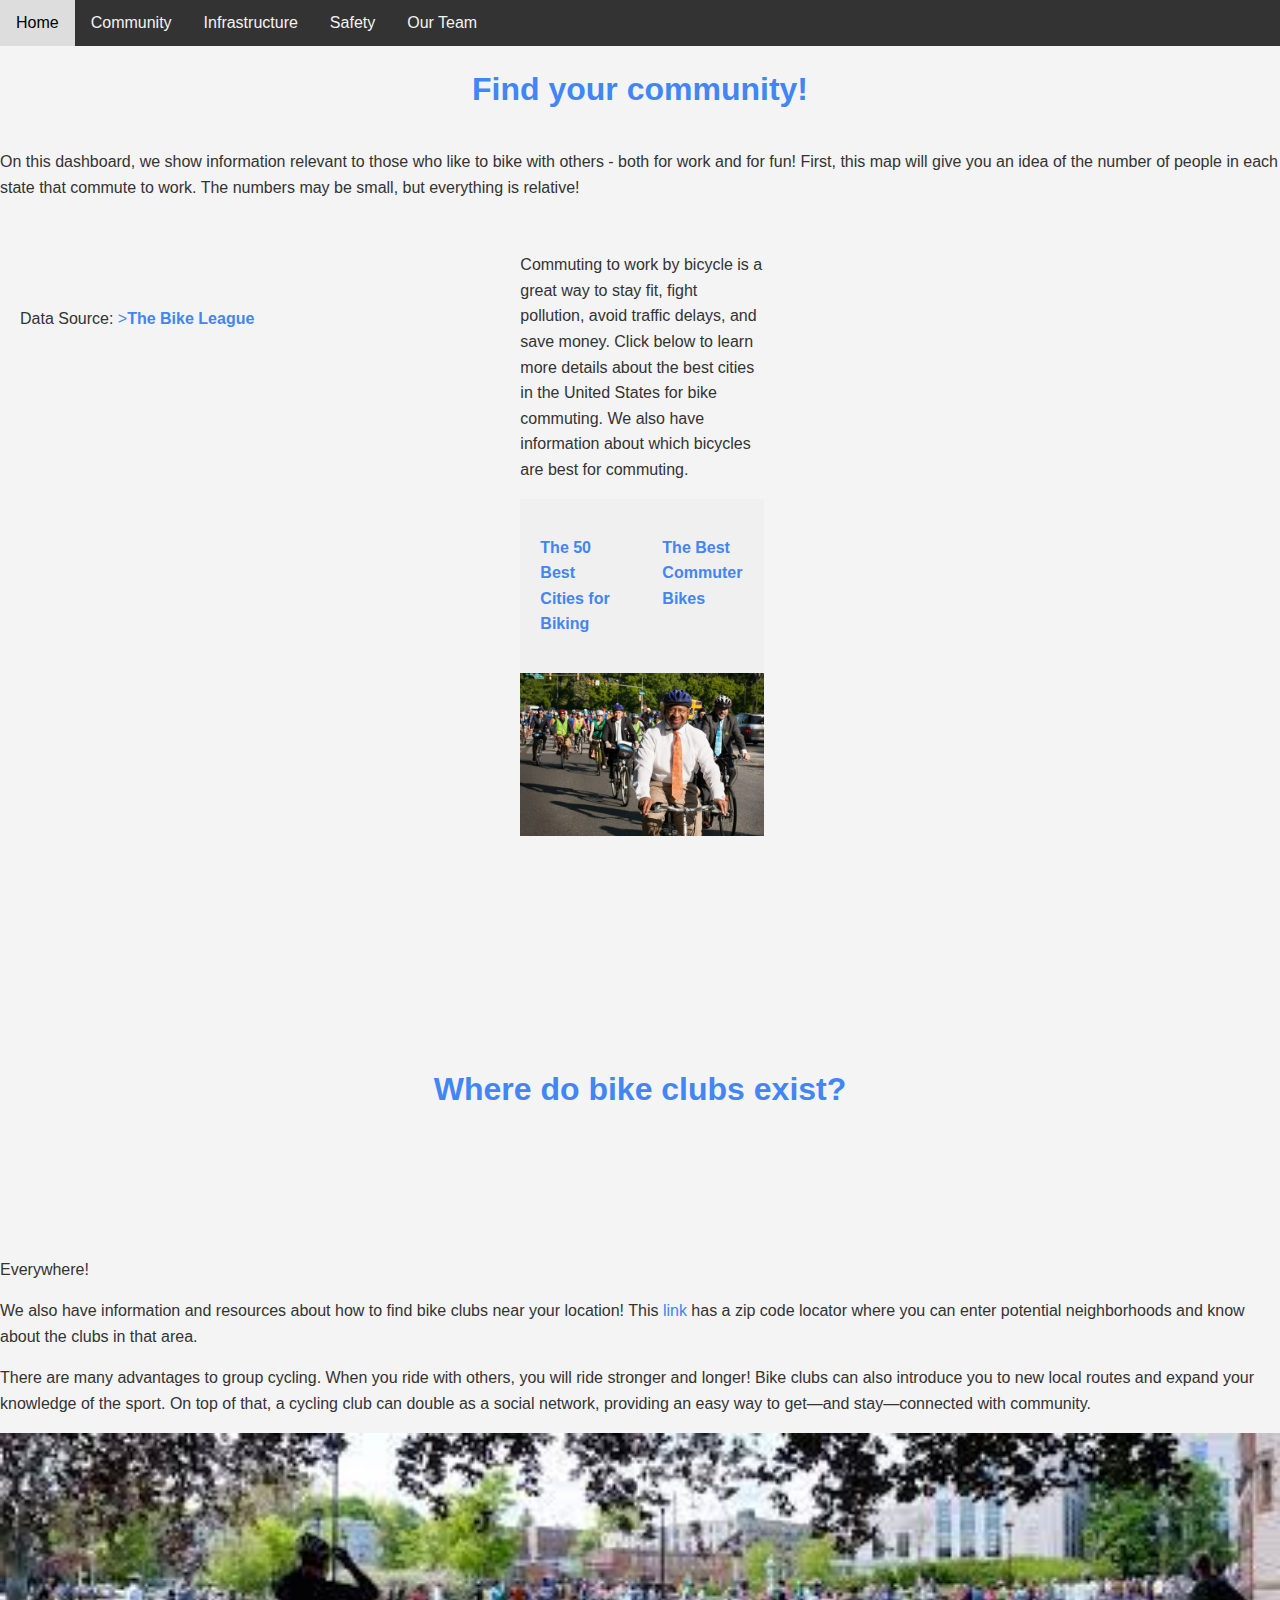
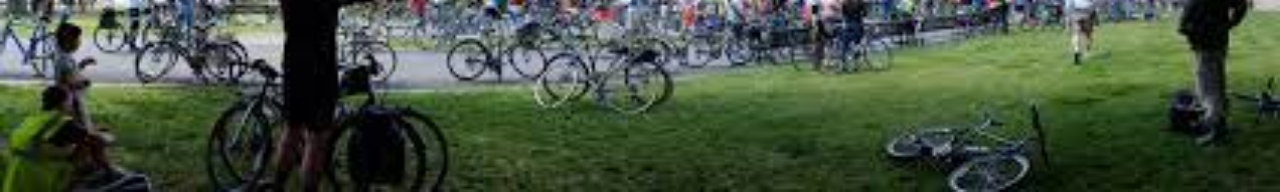
<file: community/index.html>
<!DOCTYPE html>

<html lang="en">

    <head>
        <title>Community</title>
        <meta charset="UTF-8" />
        <meta name="viewport" content="width=device-width, initial-scale=1.0" />
        <link rel="stylesheet" type="text/css" href="../style.css" />
    </head>

<body>

    <div class="navbar">
        <a href="../index.html">Home</a>
        <a href="../community/index.html">Community</a>
        <a href="../infrastructure/index.html">Infrastructure</a>
        <a href="../safety/index.html">Safety</a>
        <a href="../our-team/index.html">Our Team</a>
    </div>
    <h1 class="center">Find your community!</h1>

 <p> On this dashboard, we show information relevant to those who like to bike with others - both for work and for fun!  First, this map will give you an idea of the number of people in each state that commute to work.  The numbers may be small, but everything is relative! </p>




<div class="main-container">
    <div class="row-flex-container">
        <div class="flex-item-left">
                    <div id="map"></div>
                    <div id="tooltip" class="hidden"></div>
                    <div id="color-legend"></div>
            <br>
            <br>
            <br>
            <p>Data Source: <a href="https://data.bikeleague.org/show-your-data/state-data/states-rates-of-active-commuting/#percentage-of-commuters-who-bike-or-walk-to-work">><b>The Bike League</b></a></p>
        </div>


        <div class="flex-item-right">
            <div class ="trailinfo">
                <p>Commuting to work by bicycle is a great way to stay fit, fight pollution, avoid traffic delays, and save money.  Click below to learn more details about the best cities in the United States for bike commuting.  We also have information about which bicycles are best for commuting.</p>

                <div class="main-info">  
                    <div class="left-info">
                        <p> <a href="https://www.exploreworldwide.com/blog/the-50-best-cities-for-biking-in-the-us"><b>The 50 Best Cities for Biking</b></a></p>
                    </div>
                    <div class="right-info">
                        <p> <a href="https://www.bicycling.com/bikes-gear/a22540377/commuter-bike/"><b>The Best Commuter Bikes</b></a></p>
                    </div>
                </div>
                <img class= "commuter-image" src="../images/bikecommuting_fun.jpeg" alt="This is a picture of bikers commuting to work and having fun." width="450" height="300">
            </div> 
        </div>
    </div>
</div>


<br>
<br>
<br>
<br>
<br>
<br>
<br>
<br>
<br>
<br>


 <h1 class="center">Where do bike clubs exist?</h1>

<br>
<br>
<br>
<br>
<br>
<br>

<p> Everywhere!</p>

<p> We also have information and resources about how to find bike clubs near your location! This <a href="https://clubs.usacycling.org/clubs_search">link</a> has a zip code locator where you can enter potential neighborhoods and know about the clubs in that area.</p>



<p> There are many advantages to group cycling. When you ride with others, you will ride stronger and longer!  Bike clubs can also introduce you to new local routes and expand your knowledge of the sport.  On top of that, a cycling club can double as a social network, providing an easy way to get—and stay—connected with community. </p>



  <img class= "community-image" src="../images/Bike_community_Park.jpeg" alt="This is a picture of a biking community hanging out in a park." width="450" height="300">

    <script src="https://d3js.org/d3.v7.min.js"></script>
    <script src="https://d3js.org/topojson.v3.min.js"></script>
    <script src="main.js"></script>
</body>

</html>
</file>
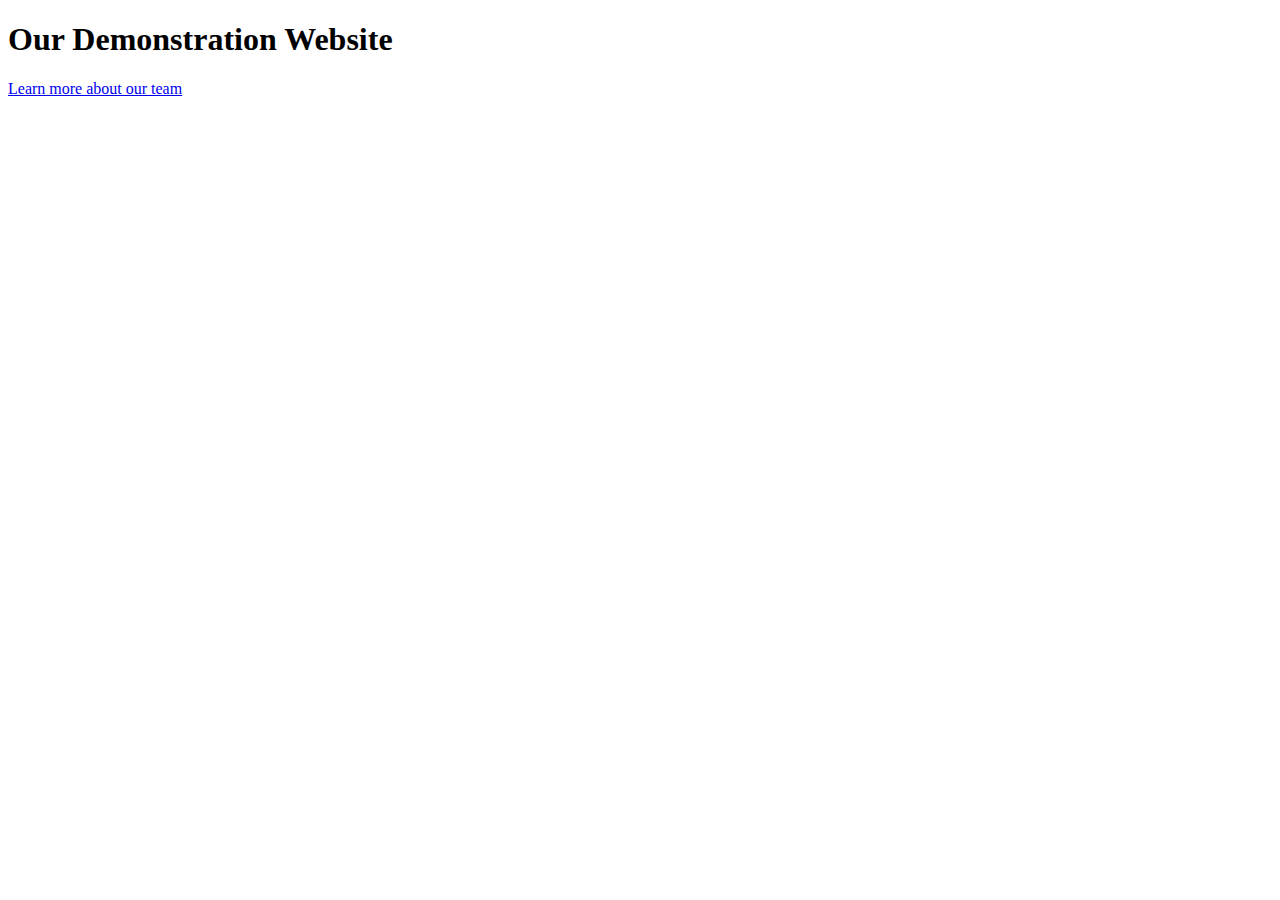
<file: home-page/index.html>
<!DOCTYPE html>

<html lang="en">
    <head>
        <title>Demo Website</title>
        <meta charset="UTF-8">
        <meta name="viewport" content="width=device-width, initial-scale=1.0">
        <style>
            #map {
                width: 800px; 
                height: 600px;
            }
        </style>
    </head>

    <body>
        <h1>Our Demonstration Website</h1>
        
        <a href='our-team/index.html'>Learn more about our team</a>

    </body>

</html>
</file>
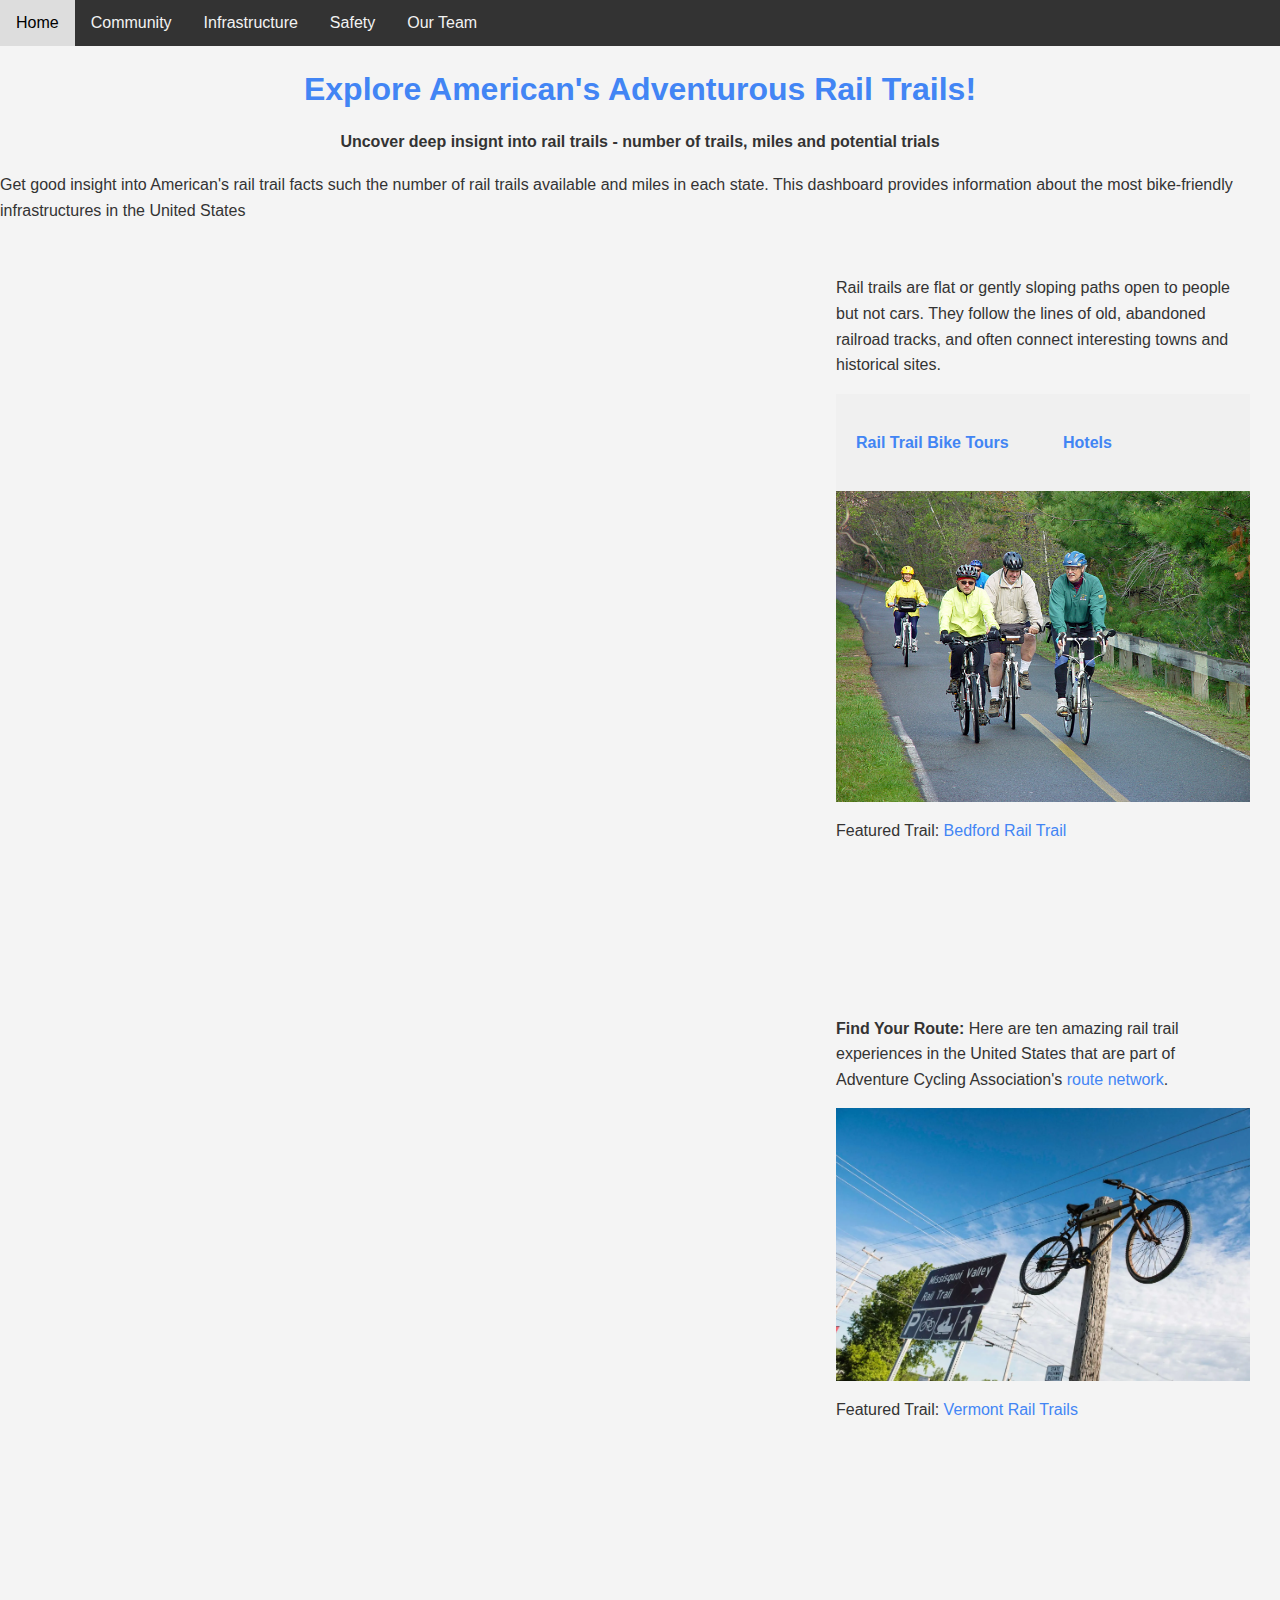
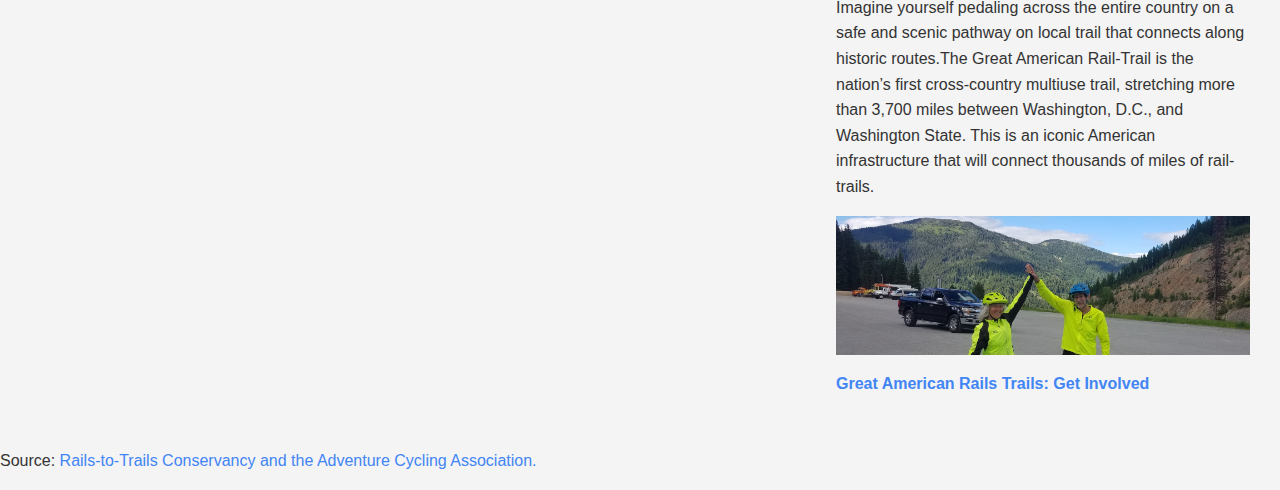
<file: infrastructure/index.html>
<!DOCTYPE html>
<html lang="en">

<head>
    <title>Infrastructure</title>
    <meta charset="UTF-8">
    <meta name="viewport" content="width=device-width, initial-scale=1.0">
    <link rel="stylesheet" type="text/css" href="../style.css">
</head>

<body>

    <div class="navbar">
        <a href="../index.html">Home</a>
        <a href="../community/index.html">Community</a>
        <a href="../infrastructure/index.html">Infrastructure</a>
        <a href="../safety/index.html">Safety</a>
        <a href="../our-team/index.html">Our Team</a>
    </div>
    
    <h1 class="center">Explore American's Adventurous Rail Trails!</h1>
    <h4 class="center" style="margin-top: 0px;">Uncover deep insignt into rail trails - number of trails, miles and potential trials</h4>
 
    <p>Get good insight into American's rail trail facts such the number of rail trails available and miles in each state. This dashboard provides information about the most bike-friendly infrastructures in the United States
    </p>
    
    <div class="row-flex-container" > 
        <div class="flex-item-left">
            <div id="map"></div>
                <div id="tooltip" class="hidden"></div>
            <div id="color-legend"></div>
        </div> 
        <div class="flex-item-right">
            <div class ="trailinfo">
                <p>Rail trails are flat or gently sloping paths open to people but not cars. They follow the lines of old, abandoned railroad tracks, and often connect interesting towns and historical sites.
                </p>
            <div class="main-info">  
                <div class="left-info">
                    <p> <a href="https://wilderness-voyageurs.com/bike-tours-on-the-great-american-rail-trail/"><b>Rail Trail Bike Tours</b></a>
                    </p>
                </div> 

                <div class="right-info">
                    <p> <a href="https://us.trip.com/hot/hotels-near-rail-trail/"><b>Hotels</b></a></p>
                </div> 
    </div>  
         <img class= "trail-image" src="../images/Bedford.jpg" alt="This is a picture of bikers on rail trail." width="450" height="300">
         <p>Featured Trail: <a href="https://bedforddepot.org/rail-trails/"> Bedford Rail Trail</a></p>
    
    </div>
 
        </div>

    </div> 
  <!--
      <div style=" margin-top: 80px;">
           <div>
                <p>Source: Rails-to-Trails Conservancy and the Adventure Cycling Association.</p>
           </div>
      </div> -->


    <div style="height: 100px;"></div>

    <div class="row-flex-container" > 
            <div class="flex-item-left">
                 <div id="map2"></div>
                 <div id="tooltip2" class="hidden"></div>

                <div id="color-legend2"></div> <!-- Add a div for the color legend for the second map -->
            </div> 
        <div class="flex-item-right">
            <div class ="trailinfo">
                <p> <b>Find Your Route:</b> Here are ten amazing rail trail experiences in the United States that are part of Adventure Cycling Association's <a href="https://www.adventurecycling.org/routes-and-maps/adventure-cycling-route-network/">route network</a>.</p>

                <img class= "trail-image" src="../images/vermont.jpg" alt="This is a picture of bikers on rail trail." width="450" height="300">
                <p>Featured Trail: <a href="https://railtrails.vermont.gov/trails/missisquoi-valley-rail-trail/image-gallery-missisquoi-valley-rail-trail/">Vermont Rail Trails</a></p>

            </div>

        </div>
    </div>

   <!--  <div>
           <div>
                <p>Source: Rails-to-Trails Conservancy and the Adventure Cycling Association.</p>
           </div>
    </div> -->
   <div style="height: 100px;"></div>

    <!-- Third Map -->
   <div class="row-flex-container" > 
            <div class="flex-item-left">
                        <div id="map3"></div>
                    <div id="tooltip3" class="hidden"></div>
                    <div id="color-legend3"></div>
                </div> 
                <div class="flex-item-right">
                <div class ="trailinfo">
                    <p>Imagine yourself pedaling across the entire country on a safe and scenic pathway on local trail that connects along historic routes.The Great American Rail-Trail is the nation’s first cross-country multiuse trail, stretching more than 3,700 miles between Washington, D.C., and Washington State. This is an iconic American infrastructure that will connect thousands of miles of rail-trails. </p>

                    <img class= "trail-image" src="../images/great_america.jpg" alt="This is a picture of bikers on rail trail." width="450" height="300">
                    <p> <a href="https://www.railstotrails.org/greatamericanrailtrail/?fbclid=IwAR3lmHZUV4priWRyDJTsukUtD7riiVnEwM0y79v6rEtLqeOiHn-JuMi8bCQ/"><b>Great American Rails Trails: Get Involved</b></a></p>
                </div>

            </div>
    </div>

    <div>
           <div>
                <p>Source: <a href="https://data.bikeleague.org/show-your-data/state-data/topic-x-infrastructure-for-people-biking-walking/">Rails-to-Trails Conservancy and the Adventure Cycling Association.</a></p>
           </div>
    </div>

    <script src="https://d3js.org/d3.v7.min.js"></script>
    <script src="https://d3js.org/topojson.v3.min.js"></script>
    <script src="main.js"></script>
    <script src="map2.js"></script>
    <script src="map3.js"></script>

</body>

</html>
</file>
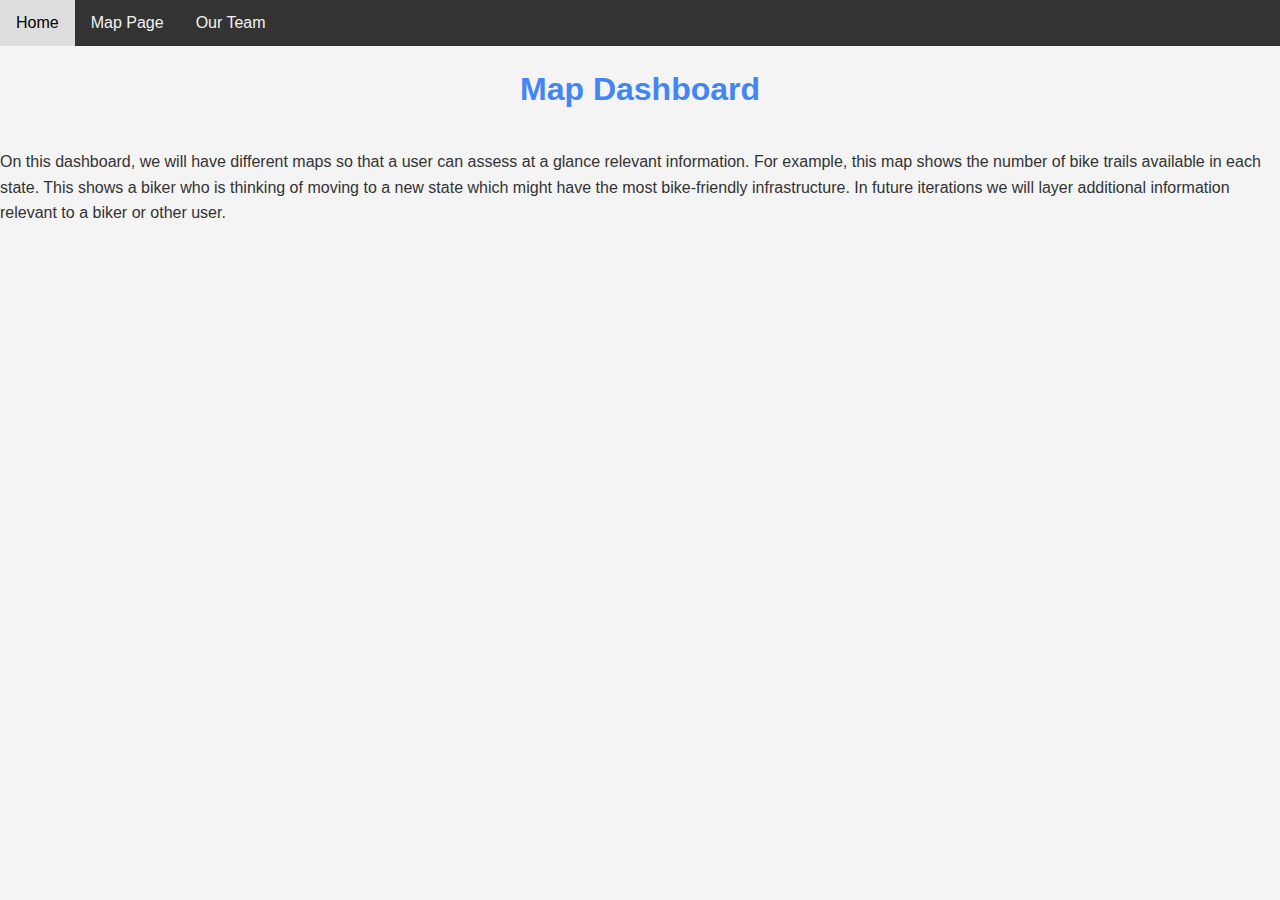
<file: map-page/index.html>
<!DOCTYPE html>
<html lang="en">

<head>
    <title>Demo Website</title>
    <meta charset="UTF-8">
    <meta name="viewport" content="width=device-width, initial-scale=1.0">
    <link rel="stylesheet" type="text/css" href="../style.css">
</head>

<body>

    <div class="navbar">
        <a href="../index.html">Home</a>
        <a href="index.html">Map Page</a>
        <a href="../our-team/index.html">Our Team</a>
    </div>
    <h1 class="center">Map Dashboard</h1>

    <p> On this dashboard, we will have different maps so that a user can assess at a glance relevant information.
        For example, this map shows the number of bike trails available in each state. This shows a biker who is
        thinking of moving to a new state which might have the most bike-friendly infrastructure. In future iterations
        we will layer additional information relevant to a biker or other user. </p>

    <div id="map"></div>
    <div id="tooltip" class="hidden"></div>
    <div id="color-legend"></div>

    <div style="height: 200px;"></div>

    <div id="map2"></div>
    <div id="tooltip2" class="hidden"></div>

    <div id="color-legend2"></div> <!-- Add a div for the color legend for the second map -->

    <script src="https://d3js.org/d3.v7.min.js"></script>
    <script src="https://d3js.org/topojson.v3.min.js"></script>
    <script src="main.js"></script>
    <script src="map2.js"></script>
</body>

</html>
</file>
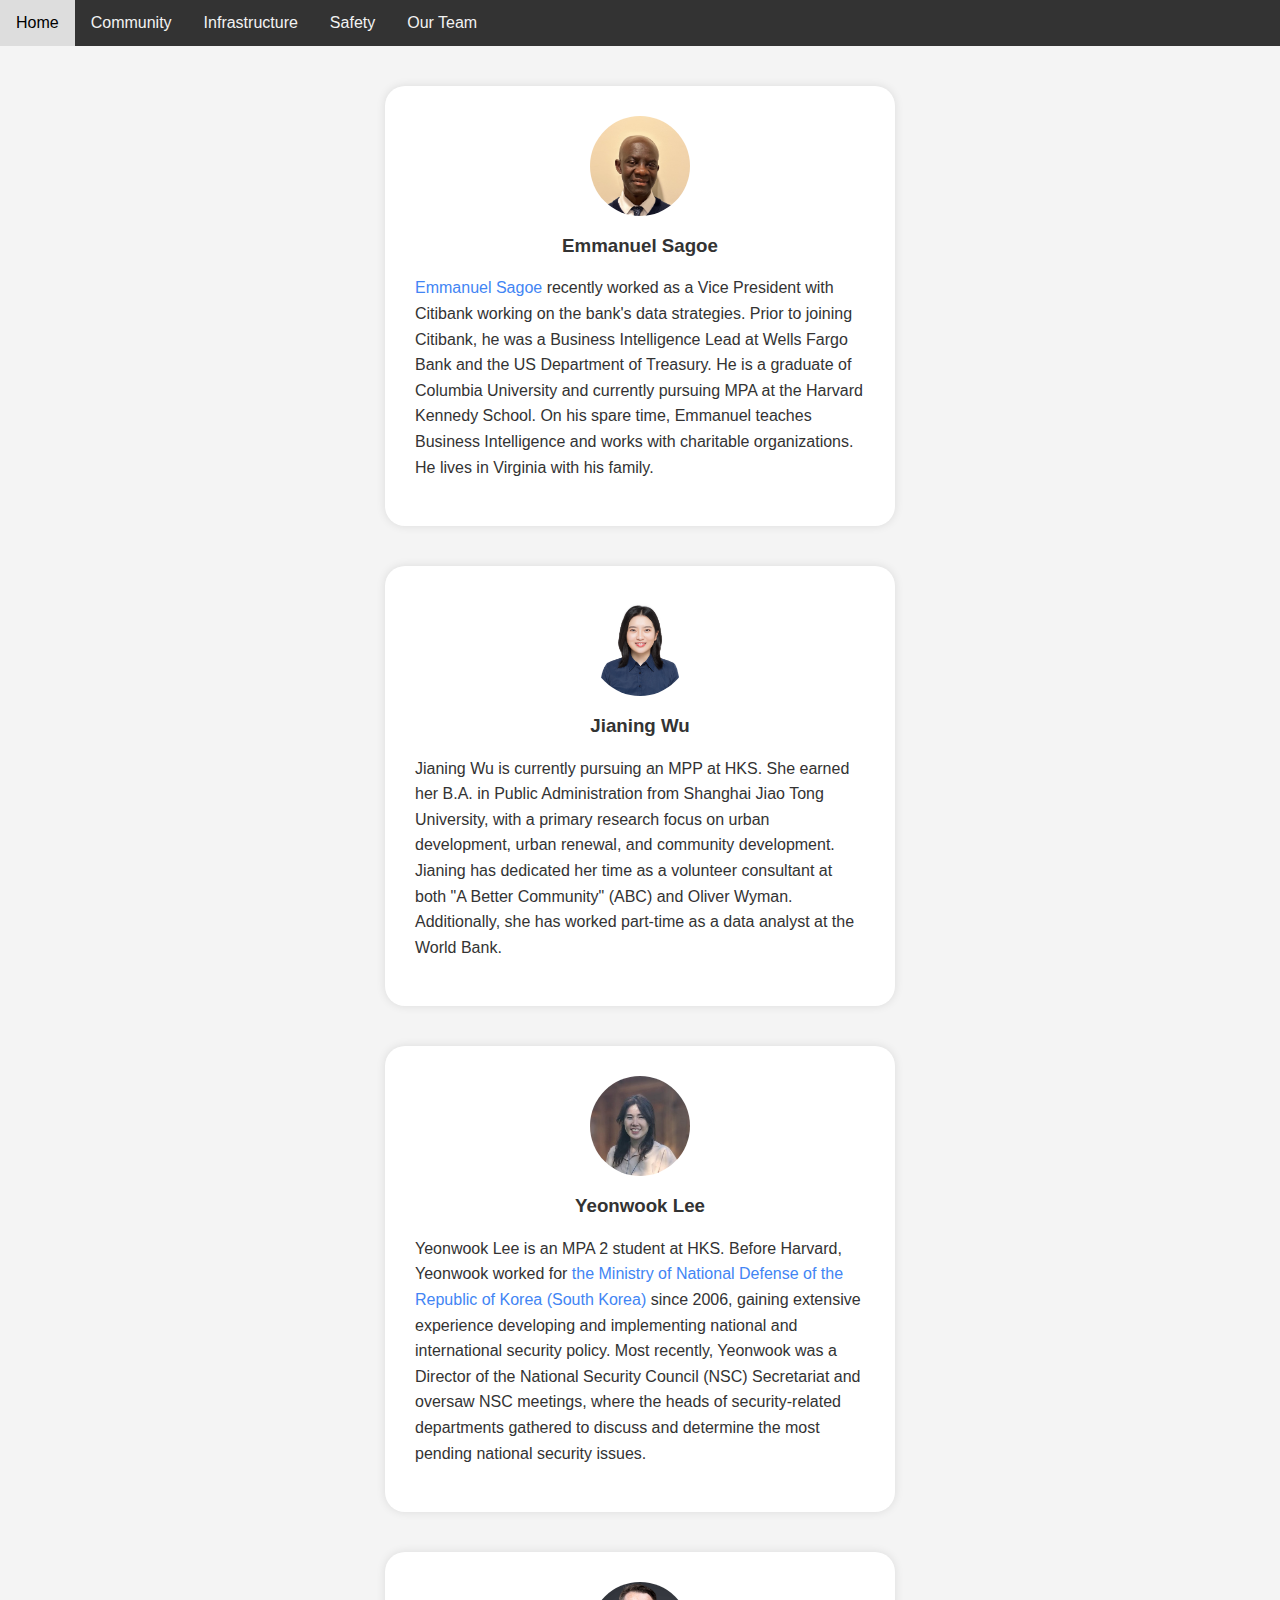
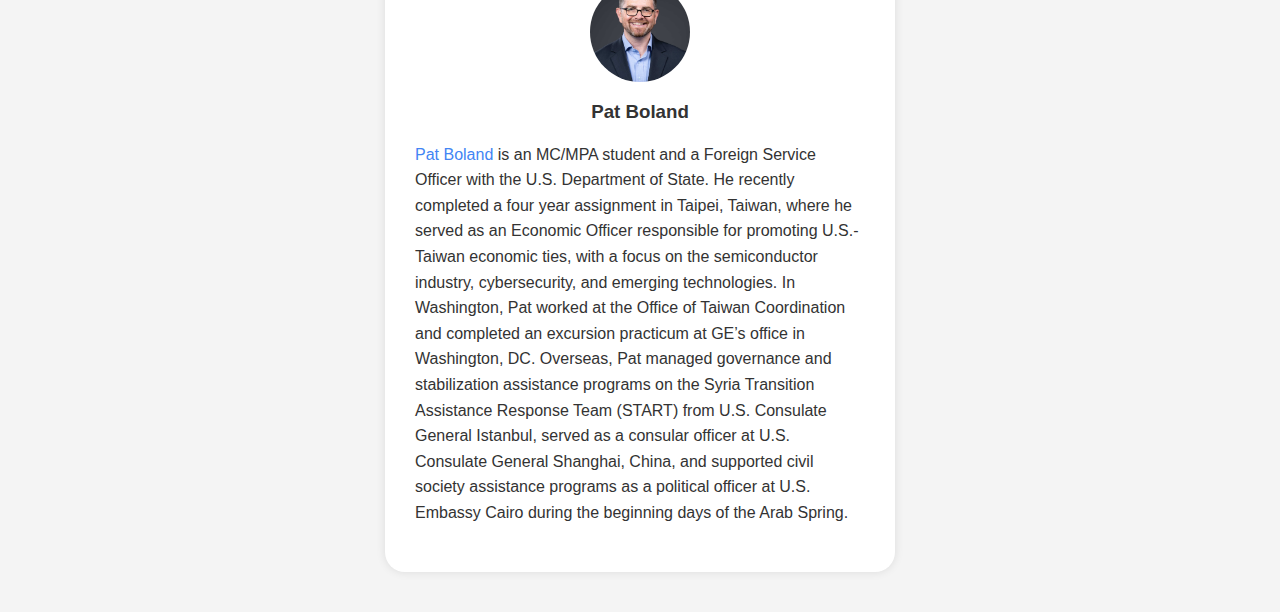
<file: our-team/index.html>
<!DOCTYPE html>
<html>

<head>
    <title>Our Team</title>
    <meta charset="utf-8" />
    <meta name="viewport" content="width=device-width" />
    <link rel="stylesheet" href="../style.css">
</head>

<body>

    <div class="navbar">
        <a href="../index.html">Home</a>
        <a href="../community/index.html">Community</a>
        <a href="../infrastructure/index.html">Infrastructure</a>
        <a href="../safety/index.html">Safety</a>
        <a href="../our-team/index.html">Our Team</a>
    </div>

    <div class="team-container">
        <div class="team-member">
            <img src="../images/photo_Emmanuel.jpg" alt="This is a photo of Emmanuel Sagoe" width="200">
            <h3>Emmanuel Sagoe</h3>
            <p><a href="https://www.linkedin.com/in/emmanuel-sagoe-205a766/">Emmanuel Sagoe</a> recently worked as
                    a Vice President with Citibank working on the bank's data strategies. Prior to joining Citibank, he
                    was a Business Intelligence Lead at Wells Fargo Bank and the US Department of Treasury. He is a
                    graduate of Columbia University and currently pursuing MPA at the Harvard Kennedy School. On his
                    spare time, Emmanuel teaches Business Intelligence and works with charitable organizations. He
                    lives in Virginia with his family.
            </p>
        </div>

        <div class="team-member">
            <img src="../images/photo-JW.jpg" alt="This is a photo of Jianing Wu" width="200">
            <h3>Jianing Wu</h3>
            <p>Jianing Wu is currently pursuing an MPP at HKS. She earned her B.A. in Public Administration from Shanghai Jiao Tong University, with a primary research focus on urban development, urban renewal, and community development. Jianing has dedicated her time as a volunteer consultant at both "A Better Community" (ABC) and Oliver Wyman. Additionally, she has worked part-time as a data analyst at the World Bank.</p>
        </div>

        <div class="team-member">
            <img src="../images/photo_Yeonwook.jpg" alt="This is a photo of Yeonwook Lee" width="200">
            <h3>Yeonwook Lee</h3>
            <p>Yeonwook Lee is an MPA 2 student at HKS. Before Harvard, Yeonwook worked for
                <a href="https://www.mnd.go.kr/mbshome/mbs/mndEN/">the Ministry of National Defense of the Republic
                        of Korea (South Korea)</a> since 2006, gaining extensive experience developing and implementing
                    national and international security policy. Most recently, Yeonwook was a Director of the National
                    Security Council (NSC) Secretariat and oversaw NSC meetings, where the heads of security-related
                    departments gathered to discuss and determine the most pending national security issues.
            </p>
        </div>

        <div class="team-member">
            <img src="../images/photo_Pat.jpg" alt="This is a photo of Pat Boland" width="200">
            <h3>Pat Boland</h3>
            <p><a href="https://www.linkedin.com/in/patrick-boland-219209b//">Pat Boland</a> is an MC/MPA student
                    and a Foreign Service Officer with the U.S. Department of State. He recently completed a four year
                    assignment in Taipei, Taiwan, where he served as an Economic Officer responsible for promoting
                    U.S.-Taiwan economic ties, with a focus on the semiconductor industry, cybersecurity, and emerging
                    technologies. In Washington, Pat worked at the Office of Taiwan Coordination and completed an
                    excursion practicum at GE’s office in Washington, DC. Overseas, Pat managed governance and
                    stabilization assistance programs on the Syria Transition Assistance Response Team (START) from U.S.
                    Consulate General Istanbul, served as a consular officer at U.S. Consulate General Shanghai, China,
                    and supported civil society assistance programs as a political officer at U.S. Embassy Cairo during
                    the beginning days of the Arab Spring.
            </p>
        </div>
    </div>

</body>

</html>
</file>
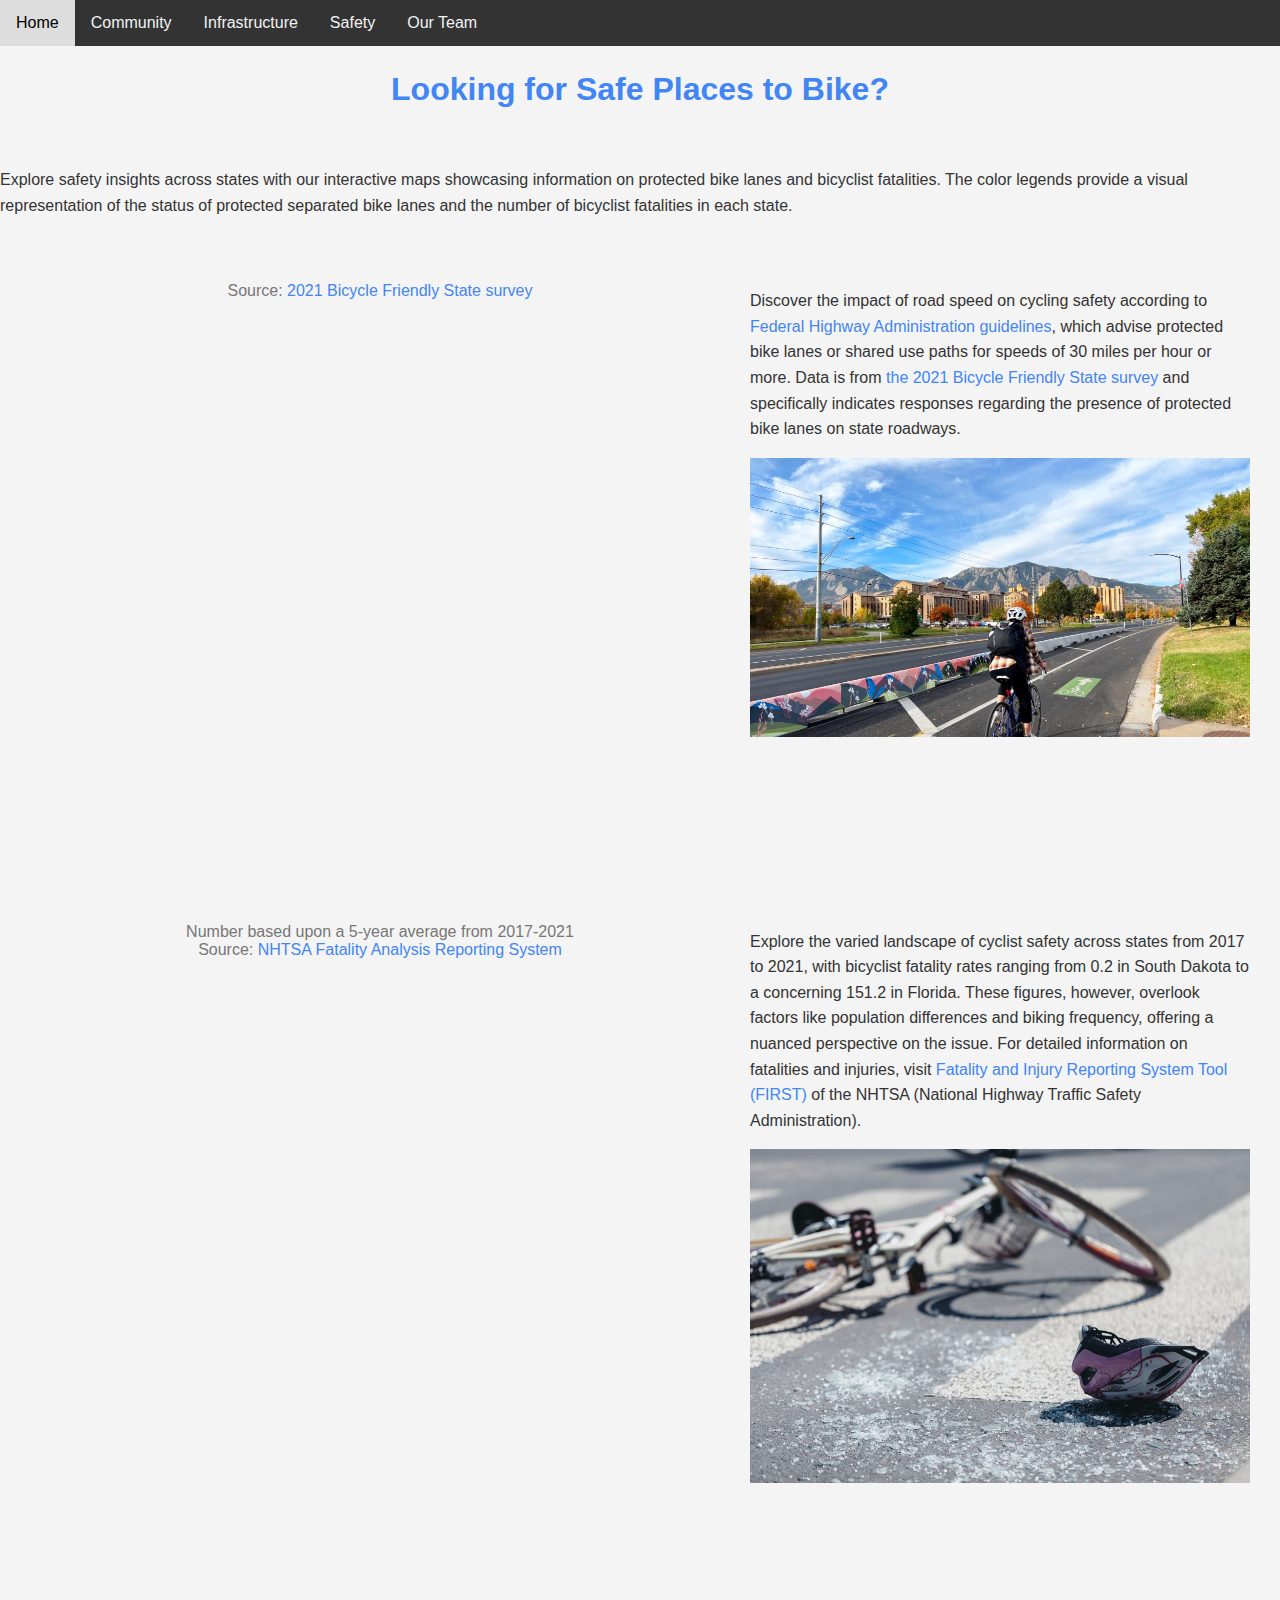
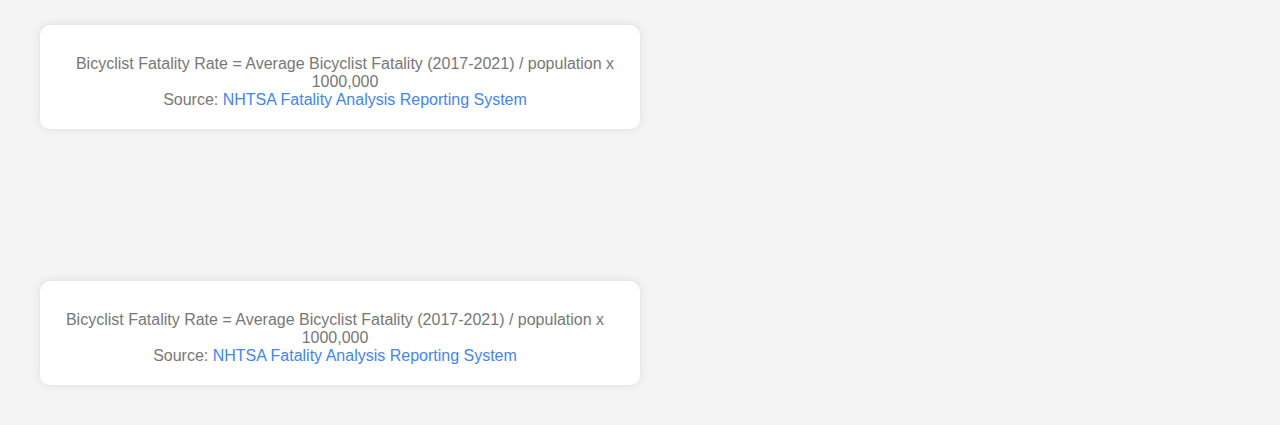
<file: safety/index.html>
<!DOCTYPE html>
<html lang="en">

<head>
    <title>Safety</title>
    <meta charset="UTF-8">
    <meta name="viewport" content="width=device-width, initial-scale=1.0">
    <link rel="stylesheet" type="text/css" href="../style.css">
    <style>
        /* Add these styles to position charts side by side */
        .chart-container-left,
        .chart-container-right {
            width: 50%;
            box-sizing: border-box;
        }

        .chart-container-left {
            padding-right: 10px; /* Adjust as needed */
        }

        .chart-container-right {
            padding-left: 10px; /* Adjust as needed */
        }
    </style>
</head>

<body>

    <div class="navbar">
        <a href="../index.html">Home</a>
        <a href="../community/index.html">Community</a>
        <a href="../infrastructure/index.html">Infrastructure</a>
        <a href="../safety/index.html">Safety</a>
        <a href="../our-team/index.html">Our Team</a>
    </div>

    <h1 class="center">Looking for Safe Places to Bike?</h1>

    <br>

    <p> Explore safety insights across states with our interactive maps showcasing information on protected bike lanes and bicyclist fatalities. The color legends provide a visual representation of the status of protected separated bike lanes and the number of bicyclist fatalities in each state. </p>

    <br>

    <div class="row-flex-container">
        <div class="flex-item-left">
            <div id="safety-map"></div>
            <div id="safety-tooltip" class="hidden"></div>
            <div id="safety-color-legend"></div>
            <div class="data-source"> Source: <a href="https://bikeleague.org/bfa/states/"> 2021 Bicycle Friendly State survey</a></div>
        </div>
        <div class="flex-item-right">
            <div class="trailinfo">
                <p>Discover the impact of road speed on cycling safety according to <a href="https://highways.dot.gov/safety/proven-safety-countermeasures/bicycle-lanes/">Federal Highway Administration guidelines</a>, which advise protected bike lanes or shared use paths for speeds of 30 miles per hour or more. Data is from <a href="https://bikeleague.org/sites/default/files/Bicycle_Friendly_State_Survey_2021Final.pdf">the 2021 Bicycle Friendly State survey</a> and specifically indicates responses regarding the presence of protected bike lanes on state roadways.</p>
                <img src="../images/protected_bike_lane.jpg" alt="Protected Bike Lane Image" width="500">
            </div>
        </div>
    </div>

    <br><br><br><br><br><br><br>

    <div class="row-flex-container">
        <div class="flex-item-left">
            <div id="safety-map2"></div>
            <div id="safety-tooltip2" class="hidden"></div>
            <div id="safety-color-legend2"></div>
            <div class="data-source"> 
                Number based upon a 5-year average from 2017-2021<br>
                Source: <a href="https://cdan.dot.gov/query">NHTSA Fatality Analysis Reporting System</a></div> 
        </div>
        <div class="flex-item-right">
            <div class="trailinfo">
                <p>Explore the varied landscape of cyclist safety across states from 2017 to 2021, with bicyclist fatality rates ranging from 0.2 in South Dakota to a concerning 151.2 in Florida. These figures, however, overlook factors like population differences and biking frequency, offering a nuanced perspective on the issue. For detailed information on fatalities and injuries, visit <a href="https://cdan.dot.gov/query" target="_blank">Fatality and Injury Reporting System Tool (FIRST)</a> of the NHTSA (National Highway Traffic Safety Administration).</p>
                <img src="../images/bicycle_fatality.jpg" alt="Bicycle Accident Image" width="500">
            </div>
        </div>
    </div>

    <br><br><br><br>

    <!-- Chart 1 -->
    <div class="row-flex-container">
        <div class="flex-item-left chart-container-left"> <!-- Add chart-container-left class -->
            <div id="safety-chart1"></div>
            <div class="data-source"> 
                Bicyclist Fatality Rate = Average Bicyclist Fatality (2017-2021) / population x 1000,000 <br>
                Source: <a href="https://cdan.dot.gov/query">NHTSA Fatality Analysis Reporting System</a>
            </div> 
        </div>
        <div class="flex-item-right">
            <div class="trailinfo">
                <!-- Content for the first chart -->
            </div>
        </div>
    </div>

    <br><br><br><br>
    
    <!-- Chart 2 -->
    <div class="row-flex-container">
        <div class="flex-item-left chart-container-right"> <!-- Add chart-container-right class -->
            <div id="safety-chart2"></div>
            <div class="data-source"> 
                Bicyclist Fatality Rate = Average Bicyclist Fatality (2017-2021) / population x 1000,000 <br>
                Source: <a href="https://cdan.dot.gov/query">NHTSA Fatality Analysis Reporting System</a>
            </div> 
        </div>
        <div class="flex-item-right">
            <div class="trailinfo">
                <!-- Content for the second chart -->
            </div>
        </div>
    </div>

    <script src="https://d3js.org/d3.v7.min.js"></script>
    <script src="https://d3js.org/topojson.v3.min.js"></script>
    <script src="safety-map.js"></script>
    <script src="safety-map2.js"></script>
    <script src="safety-chart1.js"></script>
    <script src="safety-chart2.js"></script>
</body>

</html>
</file>
<file: style.css>
/* Common styles for both main page and map page */
body {
    font-family: 'Arial', sans-serif;
    background-color: #f4f4f4;
    color: #333;
    margin: 0;
    padding: 0;
}

.container {
    max-width: 1000px;
    margin: 0 auto;
    padding: 20px;
}

h1 {
    color: #4285f4;
    margin: 0;
    padding: 25px 0;
}

h2 {
    color: #64a0f7;
    margin: 0;
    padding: 15px 0;
}

img {
    display: block;
    margin: 0 auto;
}

p {
    text-align: left;
    line-height: 1.6;
}

ul {
    list-style-type: ethiopic-halehame-sid-et;
    padding: 50px;
}

li {
    margin-bottom: 10px;
}

a {
    color: #4285f4;
    text-decoration: none;
}

a:hover {
    text-decoration: underline;
}

.center {
    text-align: center;
}

/* Responsive design */
@media (max-width: 600px) {
    .container {
        padding: 10px;
    }
}

/* Navigation Bar */
.navbar {
    background-color: #333;
    overflow: hidden;
}

.navbar a {
    float: left;
    display: block;
    color: #f2f2f2;
    text-align: center;
    padding: 14px 16px;
    text-decoration: none;
}

.navbar a:hover {
    background-color: #ddd;
    color: black;
}

/* Styles specific to the map page */

#color-legend {
    position: absolute;
    bottom: 30px;
    left: 50%;
    transform: translateX(-50%);
}

#safetyColorLegendContainer {
    position: absolute;
    bottom: 50px;
    left: 20px;
}

/* Tooltip styles */
#tooltip,
#tooltip2,
#tooltip3,
#safety-tooltip,
#safety-tooltip2 {
    position: absolute;
    background-color: white;
    border: 1px solid #ddd;
    padding: 10px;
    font-size: 14px;
    pointer-events: none;
    /* z-index and other styles can be added here if needed */
}

.hidden {
    display: none;
}

/* Tiles section */
.tiles {
    display: flex;
    justify-content: space-around;
    margin-top: 30px;
}

.tile {
    text-align: center;
    text-decoration: none;
    color: #333;
    flex: 1;
    max-width: 30%;
    margin: 10px;
    box-sizing: border-box;
}

.tile img {
    display: block;
    margin: 0 auto;
    width: 100%;
}

.tile h2 {
    margin: 10px 0;
}

.tile p {
    font-size: 14px;
}

/* Team member section */
.team-container {
    max-width: 1000px;
    margin: 20px auto;
    display: flex;
    flex-wrap: wrap;
    justify-content: space-around;
}

.team-member {
    width: 45%;
    margin: 20px;
    background-color: #fff;
    padding: 30px;
    border-radius: 20px;
    box-shadow: 0 0 10px rgba(0, 0, 0, 0.1);
    text-align: center;
}

.team-member img {
    width: 100px;
    height: 100px;
    border-radius: 50%;
    object-fit: cover;
    margin-bottom: 10px;
}

/* Styles specific to html */
.trailinfo {
    max-width: 500px; /* Adjust the maximum width of the container */
    margin: 10px; /* Adjust margins (top right bottom left) */
    /*position: absolute; /* Position the container fixed */
    top: 220px; /* Adjust the top position */
    right: 20px; /* Adjust the right position */
}

.main-container {
    display: flex;
}

#map {
    flex: 1;
}

.row-flex-container {
    display: flex;
    padding: 20px; 
}

.flex-item-left {
    flex: 65%;
}

.flex-item-right {
    flex: 35%;
}

.trail-image,
.community-image,
.commuter-image {
    object-fit: cover;
    width: 100%;
    height: 100%;
}

.main-info {
    display: flex;
    /*height: 50px; Set the desired height for the container */
}

.centered-section {
    text-align: center;
}

.left-info,
.right-info {
    flex: 1; /* Make the left/right div take up 50% of the container */
    background-color: #f0f0f0; /* Set background color */
    padding: 20px; /* Add some padding for spacing */
    color: red;
}

/* Styles for the second map's color legend */
#safetyColorLegendContainer2 {
    position: absolute;
    bottom: 20px; /* Adjust the bottom position */
    left: 50%; /* Center the legend horizontally */
    transform: translateX(-50%);
}

.data-source {
    text-align: center; /* Center the text for consistency */
    margin-top: 10px; /* Adjust the top margin as needed */
    color: #777; /* Set the color for the text */
}

/* Styles for charts */
#safety-chart1,
#safety-chart2 {
    box-sizing: border-box;
    width: 45%; /* Set the width of each chart */
    float: left; /* Float the charts to make them side by side */
}

.chart-container-left,
.chart-container-right {
    background-color: #fff; /* Set a background color for the chart containers */
    border-radius: 10px; /* Add rounded corners for a cleaner look */
    box-shadow: 0 0 10px rgba(0, 0, 0, 0.1); /* Add a subtle box shadow for depth */
    margin: 20px; /* Adjust the margin for spacing */
    padding: 20px; /* Add padding for content spacing */
    flex: 35%; /* Adjust flex value for left/right container */
}

#safety-chart1 h2,
#safety-chart2 h2 {
    color: #4285f4;
    margin: 0;
    padding: 15px 0;
    text-align: left; 
    font-size: 20px;
}

#safety-chart1 svg,
#safety-chart2 svg {
    width: 100%; /* Set the width of the chart within its container */
    border: 1px solid #ddd; /* Add a border for separation */
    border-radius: 8px; /* Add rounded corners for a cleaner look */
    overflow: hidden; /* Hide any overflow content */
}

.bar-group text {
    white-space: nowrap;
    overflow: hidden;
    text-overflow: ellipsis;
}

#safety-chart1 img,
#safety-chart2 img {
    width: 80%; /* Adjust the width of the image */
}
</file>
